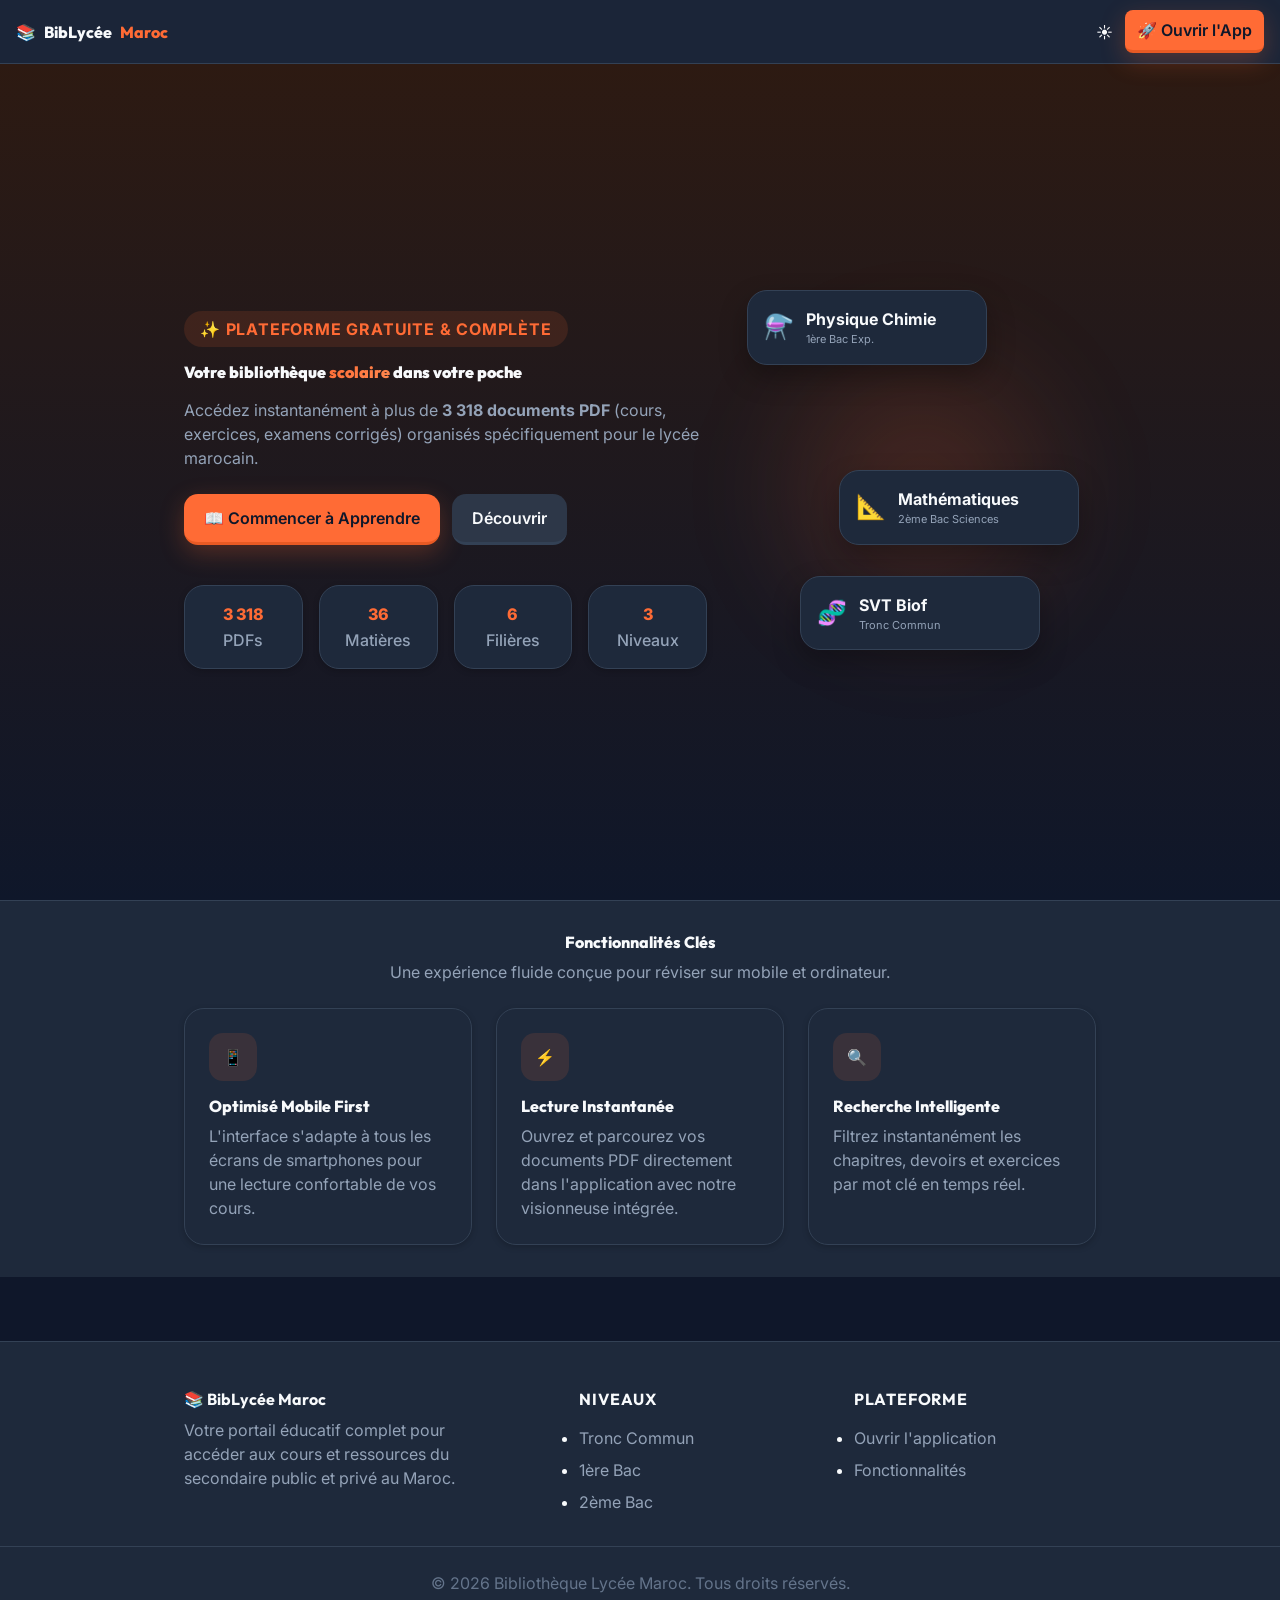
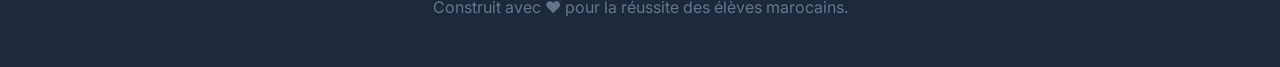
<file: index.html>
<!DOCTYPE html>
<html lang="fr" data-theme="dark">
<head>
  <meta charset="UTF-8" />
  <meta name="viewport" content="width=device-width, initial-scale=1.0" />
  <meta name="description" content="Bibliothèque Lycée Maroc — Accédez à des milliers de cours, exercices et documents PDF pour le lycée marocain. Tronc Commun, 1ère Bac, 2ème Bac." />
  <meta name="keywords" content="lycée maroc, bac maroc, cours pdf, svt, mathématiques, physique chimie, 2ème bac" />
  <meta name="author" content="Bibliothèque Lycée Maroc" />

  <!-- Open Graph -->
  <meta property="og:title" content="Bibliothèque Lycée Maroc — Ressources Scolaires" />
  <meta property="og:description" content="Plus de 3000 documents PDF pour les élèves du lycée marocain." />
  <meta property="og:type" content="website" />

  <title>Bibliothèque Lycée Maroc — Ressources Scolaires Gratuites</title>

  <!-- Preconnect -->
  <link rel="preconnect" href="https://fonts.googleapis.com" />
  <link rel="preconnect" href="https://fonts.gstatic.com" crossorigin />

  <!-- Styles -->
  <link rel="stylesheet" href="css/style.css" />
  <link rel="stylesheet" href="css/components.css" />

  <style>
    /* ── Hero Grid Overlay ── */
    .hero-layout {
      position: relative;
      padding: var(--space-16) 0 var(--space-12);
      overflow: hidden;
      min-height: calc(100vh - var(--navbar-h));
      display: flex;
      align-items: center;
      background: var(--gradient-orange-white);
    }

    .hero-container {
      display: grid;
      grid-template-columns: 1fr;
      gap: var(--space-10);
      align-items: center;
    }

    @media (min-width: 1024px) {
      .hero-container {
        grid-template-columns: 1.2fr 0.8fr;
      }
    }

    .hero-details {
      display: flex;
      flex-direction: column;
      gap: var(--space-4);
    }

    .hero-badge {
      display: inline-flex;
      align-items: center;
      gap: 6px;
      padding: 6px 16px;
      background-color: var(--primary-light);
      color: var(--primary);
      border-radius: var(--radius-full);
      font-size: var(--text-xs);
      font-weight: 700;
      width: fit-content;
      text-transform: uppercase;
      letter-spacing: 0.05em;
    }

    .hero-title {
      font-size: var(--text-4xl);
      font-weight: 900;
      line-height: 1.15;
    }

    @media (min-width: 768px) {
      .hero-title {
        font-size: var(--text-5xl);
      }
    }

    .hero-desc {
      color: var(--text-secondary);
      font-size: var(--text-base);
      max-width: 540px;
    }

    .hero-buttons {
      display: flex;
      gap: var(--space-3);
      flex-wrap: wrap;
      margin-top: var(--space-2);
    }

    /* Stats Grid */
    .stats-row {
      display: grid;
      grid-template-columns: repeat(2, 1fr);
      gap: var(--space-4);
      margin-top: var(--space-6);
    }

    @media (min-width: 480px) {
      .stats-row {
        grid-template-columns: repeat(4, 1fr);
      }
    }

    .stat-badge {
      background-color: var(--bg-surface);
      border: 1px solid var(--border);
      border-radius: var(--radius-lg);
      padding: var(--space-4);
      text-align: center;
      box-shadow: var(--shadow-sm);
    }

    .stat-badge-number {
      font-size: var(--text-xl);
      font-weight: 800;
      color: var(--primary);
    }

    .stat-badge-label {
      font-size: var(--text-xs);
      color: var(--text-secondary);
      font-weight: 500;
      margin-top: 2px;
    }

    /* Floating illustration */
    .hero-illustration {
      display: none;
      position: relative;
      width: 100%;
      height: 400px;
    }

    @media (min-width: 1024px) {
      .hero-illustration {
        display: block;
      }
    }

    .visual-blob {
      position: absolute;
      inset: 0;
      background: radial-gradient(circle, var(--primary-glow) 0%, transparent 70%);
      filter: blur(40px);
    }

    .illustration-card {
      position: absolute;
      background-color: var(--bg-surface);
      border: 1px solid var(--border);
      border-radius: var(--radius-lg);
      padding: var(--space-4);
      display: flex;
      align-items: center;
      gap: var(--space-3);
      box-shadow: var(--shadow-lg);
      width: 240px;
    }

    .illustration-card:nth-child(1) {
      top: 10%;
      left: 10%;
      animation: float 5s ease-in-out infinite;
    }

    .illustration-card:nth-child(2) {
      top: 45%;
      right: 5%;
      animation: float 6s ease-in-out 1s infinite;
    }

    .illustration-card:nth-child(3) {
      bottom: 10%;
      left: 15%;
      animation: float 4.5s ease-in-out 2s infinite;
    }

    /* Features Grid */
    .feature-card {
      background-color: var(--bg-surface);
      border: 1px solid var(--border);
      border-radius: var(--radius-lg);
      padding: var(--space-6);
      transition: all var(--transition-base);
      box-shadow: var(--shadow-sm);
    }

    .feature-card:hover {
      transform: translateY(-4px);
      box-shadow: var(--shadow-md);
      border-color: var(--primary);
    }

    .feature-icon-lg {
      width: 48px;
      height: 48px;
      border-radius: var(--radius-md);
      background-color: var(--primary-light);
      color: var(--primary);
      display: flex;
      align-items: center;
      justify-content: center;
      font-size: var(--text-xl);
      margin-bottom: var(--space-4);
    }

    .feature-card h3 {
      font-size: var(--text-base);
      font-weight: 800;
      margin-bottom: var(--space-2);
    }

    .feature-card p {
      font-size: var(--text-sm);
      color: var(--text-secondary);
      line-height: 1.5;
    }

    /* Footer styles */
    .footer {
      background-color: var(--bg-surface);
      border-top: 1px solid var(--border);
      padding: var(--space-12) 0;
      margin-top: var(--space-16);
    }

    .footer-grid {
      display: grid;
      grid-template-columns: 1fr;
      gap: var(--space-8);
    }

    @media (min-width: 768px) {
      .footer-grid {
        grid-template-columns: 1.5fr 1fr 1fr;
      }
    }

    .footer-brand h4 {
      font-size: var(--text-base);
      margin-bottom: var(--space-2);
    }

    .footer-brand p {
      font-size: var(--text-sm);
      color: var(--text-secondary);
      max-width: 320px;
    }

    .footer-links h5 {
      font-size: var(--text-sm);
      text-transform: uppercase;
      letter-spacing: 0.05em;
      margin-bottom: var(--space-4);
      color: var(--text-primary);
    }

    .footer-links ul {
      display: flex;
      flex-direction: column;
      gap: var(--space-2);
    }

    .footer-links a {
      font-size: var(--text-sm);
      color: var(--text-secondary);
      transition: color var(--transition-fast);
    }

    .footer-links a:hover {
      color: var(--primary);
    }

    .footer-bottom {
      border-top: 1px solid var(--border);
      margin-top: var(--space-8);
      padding-top: var(--space-6);
      text-align: center;
      font-size: var(--text-xs);
      color: var(--text-muted);
    }
  </style>
</head>
<body>

  <!-- ──────────── APP BAR / NAVBAR ──────────── -->
  <header class="app-bar">
    <div class="app-bar-brand">
      <span>📚</span> BibLycée<span>Maroc</span>
    </div>
    <div class="app-bar-actions">
      <button class="theme-toggle" id="theme-toggle-home" aria-label="Toggle theme">🌙</button>
      <a href="dashboard.html" class="btn btn-primary btn-sm pulse-button">🚀 Ouvrir l'App</a>
    </div>
  </header>

  <!-- ──────────── HERO SECTION ──────────── -->
  <main class="hero-layout">
    <div class="container hero-container">
      <div class="hero-details">
        <div class="hero-badge">✨ Plateforme Gratuite & Complète</div>
        <h1 class="hero-title">Votre bibliothèque <span class="text-gradient">scolaire</span> dans votre poche</h1>
        <p class="hero-desc">
          Accédez instantanément à plus de <strong>3 318 documents PDF</strong> (cours, exercices, examens corrigés) organisés spécifiquement pour le lycée marocain.
        </p>

        <div class="hero-buttons">
          <a href="dashboard.html" class="btn btn-primary">📖 Commencer à Apprendre</a>
          <a href="#features" class="btn btn-secondary">Découvrir</a>
        </div>

        <div class="stats-row">
          <div class="stat-badge">
            <div class="stat-badge-number" id="stat-pdfs">3 318</div>
            <div class="stat-badge-label">PDFs</div>
          </div>
          <div class="stat-badge">
            <div class="stat-badge-number">36</div>
            <div class="stat-badge-label">Matières</div>
          </div>
          <div class="stat-badge">
            <div class="stat-badge-number">6</div>
            <div class="stat-badge-label">Filières</div>
          </div>
          <div class="stat-badge">
            <div class="stat-badge-number">3</div>
            <div class="stat-badge-label">Niveaux</div>
          </div>
        </div>
      </div>

      <!-- Floating widgets for desktop -->
      <div class="hero-illustration">
        <div class="visual-blob"></div>
        <div class="illustration-card">
          <div style="font-size:24px;">📐</div>
          <div>
            <div style="font-weight:700;font-size:var(--text-sm);">Mathématiques</div>
            <div style="font-size:11px;color:var(--text-secondary);">2ème Bac Sciences</div>
          </div>
        </div>
        <div class="illustration-card">
          <div style="font-size:24px;">🧬</div>
          <div>
            <div style="font-weight:700;font-size:var(--text-sm);">SVT Biof</div>
            <div style="font-size:11px;color:var(--text-secondary);">Tronc Commun</div>
          </div>
        </div>
        <div class="illustration-card">
          <div style="font-size:24px;">⚗️</div>
          <div>
            <div style="font-weight:700;font-size:var(--text-sm);">Physique Chimie</div>
            <div style="font-size:11px;color:var(--text-secondary);">1ère Bac Exp.</div>
          </div>
        </div>
      </div>
    </div>
  </main>

  <!-- ──────────── FEATURES SECTION ──────────── -->
  <section class="section" id="features" style="background-color: var(--bg-surface); border-top: 1px solid var(--border);">
    <div class="container">
      <div class="text-center mb-10">
        <h2 style="font-size: var(--text-2xl); font-weight: 800; margin-bottom: var(--space-2);">Fonctionnalités Clés</h2>
        <p style="color: var(--text-secondary); font-size: var(--text-sm); max-width: 500px; margin: 0 auto;">Une expérience fluide conçue pour réviser sur mobile et ordinateur.</p>
      </div>

      <div style="display: grid; grid-template-columns: repeat(auto-fit, minmax(280px, 1fr)); gap: var(--space-6); margin-top: var(--space-6);">
        <div class="feature-card">
          <div class="feature-icon-lg">📱</div>
          <h3>Optimisé Mobile First</h3>
          <p>L'interface s'adapte à tous les écrans de smartphones pour une lecture confortable de vos cours.</p>
        </div>
        <div class="feature-card">
          <div class="feature-icon-lg">⚡</div>
          <h3>Lecture Instantanée</h3>
          <p>Ouvrez et parcourez vos documents PDF directement dans l'application avec notre visionneuse intégrée.</p>
        </div>
        <div class="feature-card">
          <div class="feature-icon-lg">🔍</div>
          <h3>Recherche Intelligente</h3>
          <p>Filtrez instantanément les chapitres, devoirs et exercices par mot clé en temps réel.</p>
        </div>
      </div>
    </div>
  </section>

  <!-- ──────────── FOOTER ──────────── -->
  <footer class="footer">
    <div class="container footer-grid">
      <div class="footer-brand">
        <h4>📚 BibLycée Maroc</h4>
        <p>Votre portail éducatif complet pour accéder aux cours et ressources du secondaire public et privé au Maroc.</p>
      </div>
      <div class="footer-links">
        <h5>Niveaux</h5>
        <ul>
          <li><a href="dashboard.html">Tronc Commun</a></li>
          <li><a href="dashboard.html">1ère Bac</a></li>
          <li><a href="dashboard.html">2ème Bac</a></li>
        </ul>
      </div>
      <div class="footer-links">
        <h5>Plateforme</h5>
        <ul>
          <li><a href="dashboard.html">Ouvrir l'application</a></li>
          <li><a href="#features">Fonctionnalités</a></li>
        </ul>
      </div>
    </div>
    <div class="footer-bottom">
      <p>© 2026 Bibliothèque Lycée Maroc. Tous droits réservés.</p>
      <p>Construit avec ❤️ pour la réussite des élèves marocains.</p>
    </div>
  </footer>

  <script>
    // Standalone theme handler for landing page (no ui.js needed here)
    const savedTheme = localStorage.getItem('theme') || 'dark';
    document.documentElement.setAttribute('data-theme', savedTheme);

    const themeBtn = document.getElementById('theme-toggle-home');
    let currentTheme = savedTheme;
    if (themeBtn) themeBtn.textContent = currentTheme === 'dark' ? '☀️' : '🌙';

    themeBtn?.addEventListener('click', () => {
      currentTheme = currentTheme === 'dark' ? 'light' : 'dark';
      document.documentElement.setAttribute('data-theme', currentTheme);
      localStorage.setItem('theme', currentTheme);
      themeBtn.textContent = currentTheme === 'dark' ? '☀️' : '🌙';
    });
  </script>
</body>
</html>
</file>
<file: css/style.css>
/* ============================================================
   Bibliothèque Lycée Maroc — Global Design System & Variables
   ============================================================ */

@import url('https://fonts.googleapis.com/css2?family=Inter:wght@300;400;500;600;700&family=Outfit:wght@400;500;600;700;800;900&display=swap');

/* ─────────────────────────────────────────
   CSS CUSTOM PROPERTIES — LIGHT THEME (Soft Orange & Slate)
   ───────────────────────────────────────── */
:root {
  /* Brand Palette */
  --primary:        #FF6B35;
  --primary-hover:  #E85A24;
  --primary-light:  #FFF0EA;
  --primary-glow:   rgba(255, 107, 53, 0.2);

  --secondary:      #FF8A50;
  --secondary-hover:#E0733C;
  --secondary-light:#FFF6F2;

  --accent:         #10B981;
  --accent-light:   #E6FDF5;
  
  --warning:        #F59E0B;
  --danger:         #EF4444;
  --info:           #3B82F6;

  /* Surfaces & Bases */
  --bg-base:        #F8FAFC;
  --bg-surface:     #FFFFFF;
  --bg-elevated:    #F1F5F9;
  --bg-overlay:     rgba(17, 24, 39, 0.6);
  --bg-blur:        rgba(255, 255, 255, 0.8);

  /* Typography Colors */
  --text-primary:   #111827;
  --text-secondary: #4B5563;
  --text-muted:     #9CA3AF;
  --text-inverse:   #FFFFFF;

  /* Borders */
  --border:         #E5E7EB;
  --border-hover:   #D1D5DB;
  --border-focus:   #FF6B35;

  /* Geometry & Grid */
  --radius-sm:      8px;
  --radius-md:      14px;
  --radius-lg:      20px;
  --radius-xl:      28px;
  --radius-full:    9999px;

  /* Spacing System */
  --space-1:        4px;
  --space-2:        8px;
  --space-3:        12px;
  --space-4:        16px;
  --space-5:        20px;
  --space-6:        24px;
  --space-8:        32px;
  --space-10:       40px;
  --space-12:       48px;
  --space-16:       64px;

  /* Shadows */
  --shadow-sm:      0 2px 6px rgba(0, 0, 0, 0.04);
  --shadow-md:      0 6px 16px rgba(0, 0, 0, 0.06);
  --shadow-lg:      0 12px 28px rgba(0, 0, 0, 0.08);
  --shadow-xl:      0 20px 48px rgba(0, 0, 0, 0.12);
  --shadow-primary: 0 8px 24px rgba(255, 107, 53, 0.25);

  /* Gradients */
  --gradient-primary: linear-gradient(135deg, #FF6B35 0%, #FF8A50 100%);
  --gradient-orange-white: linear-gradient(180deg, #FFF0EA 0%, #F8FAFC 100%);
  --gradient-card:    linear-gradient(145deg, #FFFFFF, #FDFDFD);

  /* Fonts */
  --font-heading:   'Outfit', 'Inter', -apple-system, sans-serif;
  --font-body:      'Inter', -apple-system, sans-serif;

  /* Dynamic dimensions */
  --navbar-h:       64px;
  --bottom-nav-h:   72px;

  /* Z-Index */
  --z-base:         1;
  --z-card:         10;
  --z-sticky:       100;
  --z-appbar:       200;
  --z-dropdown:     300;
  --z-modal:        400;
  --z-toast:        500;

  /* Animations */
  --transition-fast:   180ms cubic-bezier(0.4, 0, 0.2, 1);
  --transition-base:   300ms cubic-bezier(0.4, 0, 0.2, 1);
  --transition-spring: 500ms cubic-bezier(0.34, 1.56, 0.64, 1);
}

/* ─────────────────────────────────────────
   DARK THEME OVERRIDES
   ───────────────────────────────────────── */
[data-theme="dark"] {
  --bg-base:        #0F172A;
  --bg-surface:     #1E293B;
  --bg-elevated:    #2D3748;
  --bg-overlay:     rgba(0, 0, 0, 0.75);
  --bg-blur:        rgba(30, 41, 59, 0.85);

  --text-primary:   #F8FAFC;
  --text-secondary: #94A3B8;
  --text-muted:     #64748B;
  --text-inverse:   #0F172A;

  --border:         #334155;
  --border-hover:   #475569;

  --shadow-sm:      0 2px 6px rgba(0, 0, 0, 0.2);
  --shadow-md:      0 6px 16px rgba(0, 0, 0, 0.25);
  --shadow-lg:      0 12px 28px rgba(0, 0, 0, 0.3);
  --shadow-xl:      0 20px 48px rgba(0, 0, 0, 0.4);

  --primary-light:  rgba(255, 107, 53, 0.12);
  --secondary-light:rgba(255, 138, 80, 0.08);

  --gradient-orange-white: linear-gradient(180deg, #2D1A12 0%, #0F172A 100%);
  --gradient-card:    linear-gradient(145deg, #1E293B, #1A2333);
}

/* ─────────────────────────────────────────
   BASE RESET & SETTINGS
   ───────────────────────────────────────── */
*, *::before, *::after {
  box-sizing: border-box;
  margin: 0;
  padding: 0;
  -webkit-tap-highlight-color: transparent;
}

html {
  font-size: 16px;
  scroll-behavior: smooth;
  height: -webkit-fill-available;
}

body {
  font-family: var(--font-body);
  background-color: var(--bg-base);
  color: var(--text-primary);
  line-height: 1.5;
  -webkit-font-smoothing: antialiased;
  -moz-osx-font-smoothing: grayscale;
  overflow-x: hidden;
  height: 100%;
  min-height: -webkit-fill-available;
}

a {
  color: var(--primary);
  text-decoration: none;
  transition: color var(--transition-fast);
}
a:hover {
  color: var(--primary-hover);
}

img {
  max-width: 100%;
  height: auto;
  border-radius: var(--radius-md);
}

button, input, select {
  font-family: inherit;
  font-size: inherit;
  color: inherit;
  background: none;
  border: none;
  outline: none;
}

/* ─────────────────────────────────────────
   TYPOGRAPHY
   ───────────────────────────────────────── */
h1, h2, h3, h4, h5, h6 {
  font-family: var(--font-heading);
  font-weight: 700;
  line-height: 1.2;
  color: var(--text-primary);
}

.text-gradient {
  background: var(--gradient-primary);
  -webkit-background-clip: text;
  -webkit-text-fill-color: transparent;
  background-clip: text;
}

/* ─────────────────────────────────────────
   CONTAINERS & WRAPPERS
   ───────────────────────────────────────── */
.container {
  width: 100%;
  max-width: 600px; /* Mobile focused max-width for premium phone frame feel on desktops */
  margin: 0 auto;
  padding: 0 var(--space-4);
}

@media (min-width: 768px) {
  .container {
    max-width: 720px;
    padding: 0 var(--space-6);
  }
}

@media (min-width: 1024px) {
  .container {
    max-width: 960px;
  }
}

.section {
  padding: var(--space-8) 0;
}

/* Page transitions wrapper */
.page-view {
  animation: pageFadeIn 0.35s cubic-bezier(0.16, 1, 0.3, 1) both;
  will-change: transform, opacity;
}

@keyframes pageFadeIn {
  from {
    opacity: 0;
    transform: translateY(12px) scale(0.99);
  }
  to {
    opacity: 1;
    transform: translateY(0) scale(1);
  }
}

/* Micro animations */
@keyframes float {
  0% { transform: translateY(0px); }
  50% { transform: translateY(-6px); }
  100% { transform: translateY(0px); }
}

@keyframes pulse-soft {
  0% { transform: scale(1); opacity: 1; }
  50% { transform: scale(1.03); opacity: 0.95; }
  100% { transform: scale(1); opacity: 1; }
}

.floating {
  animation: float 4s ease-in-out infinite;
}

.pulse-button {
  animation: pulse-soft 3s ease-in-out infinite;
}

/* Utility styles */
.hidden {
  display: none !important;
}

.text-center { text-align: center; }
.mb-2 { margin-bottom: var(--space-2); }
.mb-4 { margin-bottom: var(--space-4); }
.mb-6 { margin-bottom: var(--space-6); }
.mt-4 { margin-top: var(--space-4); }

.w-full { width: 100%; }
</file>
<file: css/components.css>
/* ============================================================
   Bibliothèque Lycée Maroc — Premium App Components
   ============================================================ */

/* ─────────────────────────────────────────
   APP BAR & NAVIGATION
   ───────────────────────────────────────── */
.app-bar {
  position: sticky;
  top: 0;
  z-index: var(--z-appbar);
  height: var(--navbar-h);
  background-color: var(--bg-blur);
  backdrop-filter: blur(20px);
  -webkit-backdrop-filter: blur(20px);
  border-bottom: 1px solid var(--border);
  display: flex;
  align-items: center;
  justify-content: space-between;
  padding: 0 var(--space-4);
  transition: all var(--transition-base);
}

.app-bar-brand {
  display: flex;
  align-items: center;
  gap: var(--space-2);
  font-family: var(--font-heading);
  font-weight: 800;
  font-size: var(--text-lg);
  color: var(--text-primary);
}

.app-bar-brand span {
  color: var(--primary);
}

.app-bar-actions {
  display: flex;
  align-items: center;
  gap: var(--space-3);
}

/* Bottom Navigation Bar */
.bottom-nav {
  position: fixed;
  bottom: 0;
  left: 0;
  right: 0;
  height: var(--bottom-nav-h);
  background-color: var(--bg-blur);
  backdrop-filter: blur(20px);
  -webkit-backdrop-filter: blur(20px);
  border-top: 1px solid var(--border);
  display: flex;
  align-items: center;
  justify-content: space-around;
  z-index: var(--z-sticky);
  padding-bottom: env(safe-area-inset-bottom);
  box-shadow: 0 -4px 16px rgba(0, 0, 0, 0.03);
}

.bottom-nav-item {
  display: flex;
  flex-direction: column;
  align-items: center;
  justify-content: center;
  gap: 4px;
  color: var(--text-secondary);
  font-size: var(--text-xs);
  font-weight: 500;
  cursor: pointer;
  width: 64px;
  height: 100%;
  transition: all var(--transition-fast);
  position: relative;
}

.bottom-nav-item svg {
  width: 24px;
  height: 24px;
  stroke: currentColor;
  stroke-width: 2;
  fill: none;
  transition: all var(--transition-fast);
}

.bottom-nav-item:hover,
.bottom-nav-item.active {
  color: var(--primary);
}

.bottom-nav-item.active::after {
  content: '';
  position: absolute;
  top: 4px;
  width: 16px;
  height: 3px;
  border-radius: var(--radius-full);
  background-color: var(--primary);
}

/* ─────────────────────────────────────────
   BUTTONS (Duolingo / Apple style)
   ───────────────────────────────────────── */
.btn {
  display: inline-flex;
  align-items: center;
  justify-content: center;
  gap: var(--space-2);
  padding: 12px var(--space-5);
  border-radius: var(--radius-md);
  font-size: var(--text-sm);
  font-weight: 600;
  cursor: pointer;
  transition: all var(--transition-fast);
  text-decoration: none;
  border-bottom: 3px solid transparent;
}

.btn-primary {
  background-color: var(--primary);
  color: var(--text-inverse);
  border-bottom-color: var(--primary-hover);
  box-shadow: var(--shadow-primary);
}

.btn-primary:hover {
  background-color: var(--primary-hover);
  transform: translateY(-1px);
}

.btn-primary:active {
  transform: translateY(2px);
  border-bottom-width: 1px;
  margin-bottom: 2px;
}

.btn-secondary {
  background-color: var(--bg-elevated);
  color: var(--text-primary);
  border-bottom-color: var(--border);
}

.btn-secondary:hover {
  background-color: var(--border);
  transform: translateY(-1px);
}

.btn-secondary:active {
  transform: translateY(2px);
  border-bottom-width: 1px;
}

.btn-accent {
  background-color: var(--accent);
  color: #fff;
  border-bottom-color: #059669;
}

.btn-accent:hover {
  background-color: #059669;
}

.btn-sm {
  padding: 8px var(--space-3);
  font-size: var(--text-xs);
  border-radius: var(--radius-sm);
}

.btn-icon {
  width: 42px;
  height: 42px;
  border-radius: 50%;
  background-color: var(--bg-elevated);
  border: 1px solid var(--border);
  display: flex;
  align-items: center;
  justify-content: center;
  cursor: pointer;
  transition: all var(--transition-fast);
}

.btn-icon:hover {
  border-color: var(--primary);
  color: var(--primary);
  background-color: var(--primary-light);
  transform: scale(1.05);
}

/* ─────────────────────────────────────────
   CARDS & GRID LAYOUTS
   ───────────────────────────────────────── */
.card {
  background-color: var(--bg-surface);
  border: 1px solid var(--border);
  border-radius: var(--radius-lg);
  padding: var(--space-5);
  box-shadow: var(--shadow-sm);
  transition: all var(--transition-base);
  position: relative;
  overflow: hidden;
}

.card:hover {
  transform: translateY(-4px);
  box-shadow: var(--shadow-md);
  border-color: var(--border-hover);
}

/* Home Welcome Banner */
.welcome-banner {
  background: var(--gradient-primary);
  color: var(--text-inverse);
  padding: var(--space-6);
  border-radius: var(--radius-lg);
  box-shadow: var(--shadow-primary);
  margin-bottom: var(--space-6);
  position: relative;
  overflow: hidden;
}

.welcome-banner::before {
  content: '';
  position: absolute;
  right: -30px;
  top: -30px;
  width: 140px;
  height: 140px;
  border-radius: 50%;
  background: rgba(255, 255, 255, 0.12);
  filter: blur(10px);
}

.welcome-banner h2 {
  font-size: var(--text-2xl);
  font-weight: 800;
  margin-bottom: var(--space-1);
  color: #fff;
}

.welcome-banner p {
  opacity: 0.9;
  font-size: var(--text-sm);
}

/* Motivation Card */
.motivation-card {
  background-color: var(--primary-light);
  border: 1px solid rgba(255, 107, 53, 0.2);
  border-radius: var(--radius-lg);
  padding: var(--space-4) var(--space-5);
  display: flex;
  align-items: center;
  gap: var(--space-4);
  margin-bottom: var(--space-6);
}

.motivation-icon {
  font-size: var(--text-2xl);
}

.motivation-text {
  font-size: var(--text-sm);
  font-weight: 500;
  color: var(--text-secondary);
}

[data-theme="dark"] .motivation-text {
  color: var(--text-primary);
}

/* Progress card */
.progress-card {
  background-color: var(--bg-surface);
  border: 1px solid var(--border);
  border-radius: var(--radius-lg);
  padding: var(--space-5);
  margin-bottom: var(--space-6);
  box-shadow: var(--shadow-sm);
}

.progress-header {
  display: flex;
  justify-content: space-between;
  align-items: center;
  margin-bottom: var(--space-3);
}

.progress-title {
  font-weight: 700;
  font-size: var(--text-sm);
}

.progress-value {
  font-weight: 800;
  font-size: var(--text-sm);
  color: var(--primary);
}

.progress-track {
  width: 100%;
  height: 8px;
  background-color: var(--bg-elevated);
  border-radius: var(--radius-full);
  overflow: hidden;
}

.progress-bar {
  height: 100%;
  background: var(--gradient-primary);
  border-radius: var(--radius-full);
  transition: width 0.6s cubic-bezier(0.16, 1, 0.3, 1);
}

/* Continue learning card */
.continue-card {
  background-color: var(--bg-surface);
  border: 1px solid var(--border);
  border-radius: var(--radius-lg);
  padding: var(--space-5);
  margin-bottom: var(--space-6);
  display: flex;
  flex-direction: column;
  gap: var(--space-3);
  box-shadow: var(--shadow-sm);
  transition: all var(--transition-base);
}

.continue-card:hover {
  transform: translateY(-2px);
  border-color: var(--primary);
  box-shadow: var(--shadow-md);
}

.continue-header {
  display: flex;
  align-items: center;
  gap: var(--space-3);
}

.continue-badge {
  font-size: var(--text-xs);
  font-weight: 700;
  color: var(--primary);
  background-color: var(--primary-light);
  padding: 4px 8px;
  border-radius: var(--radius-sm);
  text-transform: uppercase;
}

.continue-title {
  font-size: var(--text-base);
  font-weight: 700;
  white-space: nowrap;
  overflow: hidden;
  text-overflow: ellipsis;
  max-width: 100%;
}

.continue-meta {
  font-size: var(--text-xs);
  color: var(--text-secondary);
}

/* Quick Access Grid */
.quick-grid {
  display: grid;
  grid-template-columns: repeat(2, 1fr);
  gap: var(--space-4);
  margin-bottom: var(--space-6);
}

.quick-card {
  background-color: var(--bg-surface);
  border: 1px solid var(--border);
  border-radius: var(--radius-lg);
  padding: var(--space-4);
  display: flex;
  align-items: center;
  gap: var(--space-3);
  cursor: pointer;
  transition: all var(--transition-base);
  box-shadow: var(--shadow-sm);
}

.quick-card:hover {
  border-color: var(--primary);
  background-color: var(--primary-light);
  transform: translateY(-2px);
}

.quick-card-icon {
  width: 42px;
  height: 42px;
  border-radius: var(--radius-md);
  background-color: var(--primary-light);
  display: flex;
  align-items: center;
  justify-content: center;
  font-size: var(--text-xl);
  transition: transform var(--transition-spring);
}

.quick-card:hover .quick-card-icon {
  transform: scale(1.1);
}

.quick-card-title {
  font-weight: 700;
  font-size: var(--text-sm);
}

/* ─────────────────────────────────────────
   EXPLORE FLOW / CARDS
   ───────────────────────────────────────── */
/* Step: Levels */
.levels-grid {
  display: flex;
  flex-direction: column;
  gap: var(--space-4);
}

.level-card {
  background-color: var(--bg-surface);
  border: 1px solid var(--border);
  border-radius: var(--radius-lg);
  padding: var(--space-5);
  display: flex;
  align-items: center;
  gap: var(--space-5);
  cursor: pointer;
  transition: all var(--transition-base);
  box-shadow: var(--shadow-sm);
}

.level-card:hover {
  transform: translateY(-3px);
  border-color: var(--primary);
  box-shadow: var(--shadow-md);
}

.level-icon-wrapper {
  width: 56px;
  height: 56px;
  border-radius: var(--radius-md);
  background-color: var(--primary-light);
  display: flex;
  align-items: center;
  justify-content: center;
  font-size: var(--text-2xl);
  flex-shrink: 0;
  box-shadow: 0 4px 10px rgba(0, 0, 0, 0.03);
}

.level-details {
  flex-grow: 1;
}

.level-details h3 {
  font-size: var(--text-base);
  font-weight: 800;
  margin-bottom: 2px;
}

.level-details p {
  font-size: var(--text-xs);
  color: var(--text-secondary);
}

.level-arrow {
  font-size: var(--text-lg);
  color: var(--text-muted);
  transition: transform var(--transition-fast);
}

.level-card:hover .level-arrow {
  color: var(--primary);
  transform: translateX(4px);
}

/* Step: Branches */
.branches-grid {
  display: grid;
  grid-template-columns: 1fr;
  gap: var(--space-3);
}

@media (min-width: 480px) {
  .branches-grid {
    grid-template-columns: repeat(2, 1fr);
    gap: var(--space-4);
  }
}

.branch-card {
  background-color: var(--bg-surface);
  border: 1px solid var(--border);
  border-radius: var(--radius-lg);
  padding: var(--space-5);
  display: flex;
  align-items: center;
  gap: var(--space-4);
  cursor: pointer;
  transition: all var(--transition-base);
  box-shadow: var(--shadow-sm);
}

.branch-card:hover {
  transform: translateY(-3px);
  border-color: var(--primary);
  box-shadow: var(--shadow-md);
}

.branch-icon {
  width: 48px;
  height: 48px;
  border-radius: var(--radius-md);
  background-color: var(--primary-light);
  display: flex;
  align-items: center;
  justify-content: center;
  font-size: var(--text-lg);
}

.branch-card h3 {
  font-size: var(--text-sm);
  font-weight: 700;
  line-height: 1.3;
}

/* Step: Subjects */
.subjects-grid {
  display: grid;
  grid-template-columns: repeat(2, 1fr);
  gap: var(--space-3);
}

@media (min-width: 600px) {
  .subjects-grid {
    grid-template-columns: repeat(3, 1fr);
    gap: var(--space-4);
  }
}

.subject-card {
  background-color: var(--bg-surface);
  border: 1px solid var(--border);
  border-radius: var(--radius-lg);
  padding: var(--space-4);
  display: flex;
  flex-direction: column;
  align-items: center;
  text-align: center;
  gap: var(--space-3);
  cursor: pointer;
  transition: all var(--transition-base);
  box-shadow: var(--shadow-sm);
}

.subject-card:hover {
  transform: translateY(-3px);
  border-color: var(--primary);
  box-shadow: var(--shadow-md);
}

.subject-icon {
  width: 52px;
  height: 52px;
  border-radius: 50%;
  background-color: var(--primary-light);
  display: flex;
  align-items: center;
  justify-content: center;
  font-size: var(--text-xl);
}

.subject-card h3 {
  font-size: var(--text-sm);
  font-weight: 700;
  white-space: nowrap;
  overflow: hidden;
  text-overflow: ellipsis;
  width: 100%;
}

.subject-count {
  font-size: var(--text-xs);
  color: var(--text-secondary);
  background-color: var(--bg-elevated);
  padding: 2px 8px;
  border-radius: var(--radius-full);
}

/* ─────────────────────────────────────────
   PDF LIBRARY (Step: PDFs list)
   ───────────────────────────────────────── */
.pdfs-grid {
  display: flex;
  flex-direction: column;
  gap: var(--space-3);
}

.pdf-card {
  background-color: var(--bg-surface);
  border: 1px solid var(--border);
  border-radius: var(--radius-lg);
  padding: var(--space-4);
  display: flex;
  align-items: center;
  gap: var(--space-4);
  cursor: pointer;
  transition: all var(--transition-base);
  box-shadow: var(--shadow-sm);
}

.pdf-card:hover {
  transform: translateY(-2px);
  border-color: var(--primary);
  box-shadow: var(--shadow-md);
}

.pdf-card-preview {
  width: 48px;
  height: 56px;
  border-radius: var(--radius-sm);
  background-color: var(--primary-light);
  display: flex;
  flex-direction: column;
  align-items: center;
  justify-content: center;
  position: relative;
  overflow: hidden;
  border: 1px solid rgba(255, 107, 53, 0.15);
}

.pdf-card-icon {
  font-size: var(--text-xl);
}

.pdf-card-badge {
  position: absolute;
  bottom: 0;
  left: 0;
  right: 0;
  background-color: var(--primary);
  color: var(--text-inverse);
  font-size: 8px;
  font-weight: 800;
  text-align: center;
  padding: 1px 0;
  text-transform: uppercase;
}

.pdf-card-info {
  flex-grow: 1;
  min-width: 0;
}

.pdf-card-title {
  font-weight: 700;
  font-size: var(--text-sm);
  color: var(--text-primary);
  white-space: nowrap;
  overflow: hidden;
  text-overflow: ellipsis;
  margin-bottom: 2px;
}

.pdf-card-meta {
  display: flex;
  align-items: center;
  gap: var(--space-3);
  font-size: var(--text-xs);
  color: var(--text-secondary);
}

.pdf-card-favorite-btn {
  font-size: var(--text-lg);
  color: var(--text-muted);
  cursor: pointer;
  transition: transform 0.2s cubic-bezier(0.175, 0.885, 0.32, 1.275);
}

.pdf-card-favorite-btn:hover {
  transform: scale(1.2);
}

.pdf-card-favorite-btn.active {
  color: #FF5A5F;
}

/* ─────────────────────────────────────────
   SEARCH & FILTER BAR
   ───────────────────────────────────────── */
.search-container {
  position: relative;
  width: 100%;
  margin-bottom: var(--space-5);
}

.search-input-wrapper {
  position: relative;
  display: flex;
  align-items: center;
}

.search-input {
  width: 100%;
  height: 48px;
  background-color: var(--bg-surface);
  border: 1px solid var(--border);
  border-radius: var(--radius-full);
  padding: 0 var(--space-5) 0 var(--space-12);
  font-size: var(--text-sm);
  transition: all var(--transition-base);
  box-shadow: var(--shadow-sm);
}

.search-input:focus {
  border-color: var(--primary);
  box-shadow: 0 0 0 3px var(--primary-glow);
  background-color: var(--bg-surface);
}

.search-icon {
  position: absolute;
  left: var(--space-5);
  color: var(--text-muted);
  pointer-events: none;
  font-size: var(--text-base);
}

.search-clear {
  position: absolute;
  right: var(--space-5);
  color: var(--text-muted);
  cursor: pointer;
  font-size: var(--text-sm);
  padding: var(--space-1);
}

.search-clear:hover {
  color: var(--text-primary);
}

/* Filter Tags Horizontal Scroll */
.filter-scroll {
  display: flex;
  gap: var(--space-2);
  overflow-x: auto;
  padding-bottom: var(--space-3);
  margin-bottom: var(--space-4);
  scrollbar-width: none;
}

.filter-scroll::-webkit-scrollbar {
  display: none;
}

.filter-tag {
  padding: 6px 14px;
  border-radius: var(--radius-full);
  font-size: var(--text-xs);
  font-weight: 600;
  background-color: var(--bg-surface);
  border: 1px solid var(--border);
  color: var(--text-secondary);
  cursor: pointer;
  transition: all var(--transition-fast);
  white-space: nowrap;
}

.filter-tag:hover {
  border-color: var(--primary);
  color: var(--primary);
}

.filter-tag.active {
  background-color: var(--primary);
  border-color: var(--primary);
  color: var(--text-inverse);
  box-shadow: var(--shadow-primary);
}

/* ─────────────────────────────────────────
   BREADCRUMBS & STEPS
   ───────────────────────────────────────── */
.breadcrumb {
  display: flex;
  align-items: center;
  gap: var(--space-2);
  font-size: var(--text-xs);
  color: var(--text-secondary);
  overflow-x: auto;
  scrollbar-width: none;
  white-space: nowrap;
  padding-bottom: 2px;
}

.breadcrumb::-webkit-scrollbar {
  display: none;
}

.breadcrumb-item {
  cursor: pointer;
  transition: color var(--transition-fast);
}

.breadcrumb-item:hover {
  color: var(--primary);
}

.breadcrumb-item.active {
  color: var(--text-muted);
  cursor: default;
  pointer-events: none;
}

.breadcrumb-sep {
  color: var(--text-muted);
}

/* ─────────────────────────────────────────
   LOADING SKELETONS & STATES
   ───────────────────────────────────────── */
.skeleton {
  background: linear-gradient(90deg, var(--bg-elevated) 25%, var(--border) 50%, var(--bg-elevated) 75%);
  background-size: 200% 100%;
  animation: loading-skeleton 1.5s infinite;
}

@keyframes loading-skeleton {
  0% { background-position: 200% 0; }
  100% { background-position: -200% 0; }
}

.skeleton-card {
  background-color: var(--bg-surface);
  border: 1px solid var(--border);
  border-radius: var(--radius-lg);
  padding: var(--space-5);
  display: flex;
  flex-direction: column;
  gap: var(--space-3);
}

.skeleton-pdf-card {
  background-color: var(--bg-surface);
  border: 1px solid var(--border);
  border-radius: var(--radius-lg);
  padding: var(--space-4);
  display: flex;
  align-items: center;
  gap: var(--space-4);
}

.skeleton-pdf-preview {
  width: 48px;
  height: 56px;
  border-radius: var(--radius-sm);
  background-color: var(--bg-elevated);
}

.skeleton-pdf-body {
  flex-grow: 1;
  display: flex;
  flex-direction: column;
  gap: 6px;
}

.skeleton-line {
  height: 12px;
  border-radius: var(--radius-full);
}

.w-1-4 { width: 25%; }
.w-1-2 { width: 50%; }
.w-3-4 { width: 75%; }
.w-full { width: 100%; }

/* ─────────────────────────────────────────
   TOAST NOTIFICATIONS
   ───────────────────────────────────────── */
.toast-container {
  position: fixed;
  top: var(--space-4);
  left: var(--space-4);
  right: var(--space-4);
  z-index: var(--z-toast);
  display: flex;
  flex-direction: column;
  gap: var(--space-2);
  pointer-events: none;
}

@media (min-width: 480px) {
  .toast-container {
    left: auto;
    width: 320px;
  }
}

.toast {
  pointer-events: auto;
  background-color: var(--bg-surface);
  border: 1px solid var(--border);
  border-left: 4px solid var(--primary);
  border-radius: var(--radius-md);
  padding: var(--space-4);
  box-shadow: var(--shadow-lg);
  display: flex;
  gap: var(--space-3);
  animation: slideInLeft 0.3s cubic-bezier(0.175, 0.885, 0.32, 1.275) both;
}

.toast.hiding {
  animation: fadeOutUp 0.25s ease forwards;
}

.toast-success { border-left-color: var(--accent); }
.toast-error { border-left-color: var(--danger); }
.toast-warning { border-left-color: var(--warning); }
.toast-info { border-left-color: var(--info); }

.toast-icon {
  font-size: var(--text-lg);
}

.toast-body {
  flex-grow: 1;
}

.toast-title {
  font-weight: 700;
  font-size: var(--text-sm);
  margin-bottom: 2px;
}

.toast-msg {
  font-size: var(--text-xs);
  color: var(--text-secondary);
}

@keyframes slideInLeft {
  from {
    transform: translateX(100px);
    opacity: 0;
  }
  to {
    transform: translateX(0);
    opacity: 1;
  }
}

@keyframes fadeOutUp {
  to {
    transform: translateY(-20px);
    opacity: 0;
  }
}

/* ─────────────────────────────────────────
   MODALS (Slide up on mobile, Center on desktop)
   ───────────────────────────────────────── */
.modal-overlay {
  position: fixed;
  inset: 0;
  background-color: var(--bg-overlay);
  z-index: var(--z-modal);
  display: flex;
  align-items: flex-end;
  justify-content: center;
  backdrop-filter: blur(8px);
  -webkit-backdrop-filter: blur(8px);
  transition: opacity 0.3s ease;
  animation: fadeIn 0.25s ease;
}

@media (min-width: 600px) {
  .modal-overlay {
    align-items: center;
  }
}

.auth-modal {
  background-color: var(--bg-surface);
  border-radius: var(--radius-xl) var(--radius-xl) 0 0;
  padding: var(--space-6);
  width: 100%;
  max-width: 480px;
  box-shadow: var(--shadow-xl);
  animation: slideUp 0.35s cubic-bezier(0.16, 1, 0.3, 1) both;
  max-height: 90vh;
  overflow-y: auto;
}

@media (min-width: 600px) {
  .auth-modal {
    border-radius: var(--radius-lg);
    animation: zoomIn 0.3s cubic-bezier(0.34, 1.56, 0.64, 1) both;
  }
}

.auth-modal h2 {
  font-size: var(--text-xl);
  font-weight: 800;
  margin-bottom: var(--space-1);
}

.auth-modal p {
  font-size: var(--text-sm);
  color: var(--text-secondary);
  margin-bottom: var(--space-5);
}

.auth-form {
  display: flex;
  flex-direction: column;
  gap: var(--space-4);
  margin-bottom: var(--space-4);
}

.form-group {
  display: flex;
  flex-direction: column;
  gap: 6px;
}

.form-group label {
  font-size: var(--text-xs);
  font-weight: 700;
  color: var(--text-secondary);
  text-transform: uppercase;
}

.form-input {
  width: 100%;
  height: 48px;
  background-color: var(--bg-elevated);
  border: 1px solid var(--border);
  border-radius: var(--radius-md);
  padding: 0 var(--space-4);
  font-size: var(--text-sm);
  transition: all var(--transition-fast);
}

.form-input:focus {
  background-color: var(--bg-surface);
  border-color: var(--primary);
  box-shadow: 0 0 0 3px var(--primary-glow);
}

.form-options {
  display: flex;
  align-items: center;
  justify-content: space-between;
  font-size: var(--text-xs);
  color: var(--text-secondary);
}

.form-checkbox-label {
  display: flex;
  align-items: center;
  gap: 6px;
  cursor: pointer;
}

.form-checkbox-label input {
  accent-color: var(--primary);
  width: 16px;
  height: 16px;
}

.forgot-password-link {
  color: var(--primary);
  font-weight: 600;
  cursor: pointer;
}

.google-btn {
  width: 100%;
  height: 48px;
  background-color: var(--bg-surface);
  border: 1px solid var(--border);
  border-radius: var(--radius-md);
  display: flex;
  align-items: center;
  justify-content: center;
  gap: var(--space-3);
  font-weight: 600;
  font-size: var(--text-sm);
  cursor: pointer;
  transition: all var(--transition-fast);
}

.google-btn:hover {
  background-color: var(--bg-elevated);
  border-color: var(--border-hover);
}

.google-btn svg {
  width: 20px;
  height: 20px;
}

.auth-divider {
  display: flex;
  align-items: center;
  text-align: center;
  color: var(--text-muted);
  font-size: var(--text-xs);
  margin: var(--space-4) 0;
}

.auth-divider::before, .auth-divider::after {
  content: '';
  flex: 1;
  border-bottom: 1px solid var(--border);
}

.auth-divider span {
  padding: 0 var(--space-3);
  font-weight: 500;
}

/* Animations */
@keyframes fadeIn {
  from { opacity: 0; }
  to { opacity: 1; }
}

@keyframes slideUp {
  from { transform: translateY(100%); }
  to { transform: translateY(0); }
}

@keyframes zoomIn {
  from { transform: scale(0.95); opacity: 0; }
  to { transform: scale(1); opacity: 1; }
}

/* ─────────────────────────────────────────
   FULLSCREEN PDF MODAL VIEWER
   ───────────────────────────────────────── */
.pdf-modal {
  background-color: var(--bg-surface);
  width: 100%;
  height: 100vh;
  display: flex;
  flex-direction: column;
  z-index: var(--z-overlay);
  animation: slideUp 0.35s cubic-bezier(0.16, 1, 0.3, 1) both;
}

.pdf-modal-header {
  height: var(--navbar-h);
  background-color: var(--bg-surface);
  border-bottom: 1px solid var(--border);
  display: flex;
  align-items: center;
  justify-content: space-between;
  padding: 0 var(--space-4);
  flex-shrink: 0;
}

.pdf-modal-title {
  font-size: var(--text-sm);
  font-weight: 700;
  white-space: nowrap;
  overflow: hidden;
  text-overflow: ellipsis;
  max-width: 50%;
}

.pdf-modal-actions {
  display: flex;
  align-items: center;
  gap: var(--space-2);
}

.pdf-modal-body {
  flex-grow: 1;
  position: relative;
  background-color: #525659; /* Standard reader background color */
  overflow: hidden;
}

.pdf-iframe {
  width: 100%;
  height: 100%;
  border: none;
}

/* Dynamic reader dark filter */
.pdf-iframe.dark-reader-filter {
  filter: invert(0.9) hue-rotate(180deg);
}

.pdf-loading-state {
  position: absolute;
  inset: 0;
  background-color: var(--bg-surface);
  display: flex;
  flex-direction: column;
  align-items: center;
  justify-content: center;
  gap: var(--space-4);
  z-index: 10;
}

.pdf-loading-spinner {
  width: 36px;
  height: 36px;
  border: 3px solid var(--primary-light);
  border-top-color: var(--primary);
  border-radius: 50%;
  animation: spin 0.8s linear infinite;
}

@keyframes spin {
  to { transform: rotate(360deg); }
}

/* Zoom & bookmark floating toolbar inside PDF viewer */
.pdf-toolbar {
  position: absolute;
  bottom: var(--space-6);
  left: 50%;
  transform: translateX(-50%);
  background-color: rgba(30, 41, 59, 0.85);
  backdrop-filter: blur(10px);
  border: 1px solid rgba(255, 255, 255, 0.1);
  padding: 8px 16px;
  border-radius: var(--radius-full);
  display: flex;
  align-items: center;
  gap: var(--space-4);
  box-shadow: var(--shadow-lg);
  color: #fff;
  z-index: 20;
}

.pdf-toolbar-btn {
  color: #e2e8f0;
  font-size: var(--text-base);
  cursor: pointer;
  transition: all var(--transition-fast);
  display: flex;
  align-items: center;
  justify-content: center;
}

.pdf-toolbar-btn:hover {
  color: var(--primary);
  transform: scale(1.15);
}

.pdf-toolbar-btn.active {
  color: var(--primary);
}

/* ─────────────────────────────────────────
   EMPTY STATE & ERROR STYLES
   ───────────────────────────────────────── */
.empty-state {
  display: flex;
  flex-direction: column;
  align-items: center;
  justify-content: center;
  text-align: center;
  padding: var(--space-12) var(--space-6);
  background-color: var(--bg-surface);
  border: 1px solid var(--border);
  border-radius: var(--radius-lg);
  box-shadow: var(--shadow-sm);
  margin-top: var(--space-4);
}

.empty-state-icon {
  font-size: 3rem;
  margin-bottom: var(--space-4);
}

.empty-state h3 {
  font-size: var(--text-base);
  font-weight: 700;
  margin-bottom: var(--space-2);
}

.empty-state p {
  font-size: var(--text-xs);
  color: var(--text-secondary);
  max-width: 280px;
}

/* ─────────────────────────────────────────
   PROFILE & STATISTICS
   ───────────────────────────────────────── */
.profile-card {
  background-color: var(--bg-surface);
  border: 1px solid var(--border);
  border-radius: var(--radius-lg);
  padding: var(--space-5);
  display: flex;
  flex-direction: column;
  align-items: center;
  text-align: center;
  margin-bottom: var(--space-6);
  box-shadow: var(--shadow-sm);
}

.profile-avatar-large {
  width: 80px;
  height: 80px;
  border-radius: 50%;
  background-color: var(--primary-light);
  display: flex;
  align-items: center;
  justify-content: center;
  font-size: 2.25rem;
  color: var(--primary);
  margin-bottom: var(--space-4);
  border: 3px solid var(--bg-base);
  box-shadow: var(--shadow-md);
  overflow: hidden;
}

.profile-avatar-large img {
  width: 100%;
  height: 100%;
  object-fit: cover;
}

.profile-name {
  font-size: var(--text-lg);
  font-weight: 800;
  margin-bottom: 2px;
}

.profile-email {
  font-size: var(--text-xs);
  color: var(--text-secondary);
  margin-bottom: var(--space-4);
}

.stats-grid {
  display: grid;
  grid-template-columns: repeat(3, 1fr);
  gap: var(--space-3);
  width: 100%;
  background-color: var(--bg-elevated);
  padding: var(--space-4) var(--space-3);
  border-radius: var(--radius-md);
}

.stat-item {
  display: flex;
  flex-direction: column;
  align-items: center;
}

.stat-val {
  font-size: var(--text-base);
  font-weight: 800;
  color: var(--primary);
}

.stat-lbl {
  font-size: 9px;
  font-weight: 700;
  color: var(--text-secondary);
  text-transform: uppercase;
}

/* settings list group */
.settings-group {
  background-color: var(--bg-surface);
  border: 1px solid var(--border);
  border-radius: var(--radius-lg);
  margin-bottom: var(--space-6);
  overflow: hidden;
  box-shadow: var(--shadow-sm);
}

.settings-item {
  display: flex;
  align-items: center;
  justify-content: space-between;
  padding: var(--space-4) var(--space-5);
  border-bottom: 1px solid var(--border);
  cursor: pointer;
  transition: background-color var(--transition-fast);
}

.settings-item:last-child {
  border-bottom: none;
}

.settings-item:hover {
  background-color: var(--bg-elevated);
}

.settings-item-title {
  font-weight: 600;
  font-size: var(--text-sm);
  display: flex;
  align-items: center;
  gap: var(--space-3);
}

/* Switch control */
.switch {
  position: relative;
  display: inline-block;
  width: 44px;
  height: 24px;
}

.switch input {
  opacity: 0;
  width: 0;
  height: 0;
}

.slider {
  position: absolute;
  cursor: pointer;
  inset: 0;
  background-color: var(--border-hover);
  transition: .3s;
  border-radius: 24px;
}

.slider::before {
  content: "";
  position: absolute;
  height: 18px;
  width: 18px;
  left: 3px;
  bottom: 3px;
  background-color: white;
  transition: .3s;
  border-radius: 50%;
}

input:checked + .slider {
  background-color: var(--primary);
}

input:checked + .slider::before {
  transform: translateX(20px);
}
</file>
